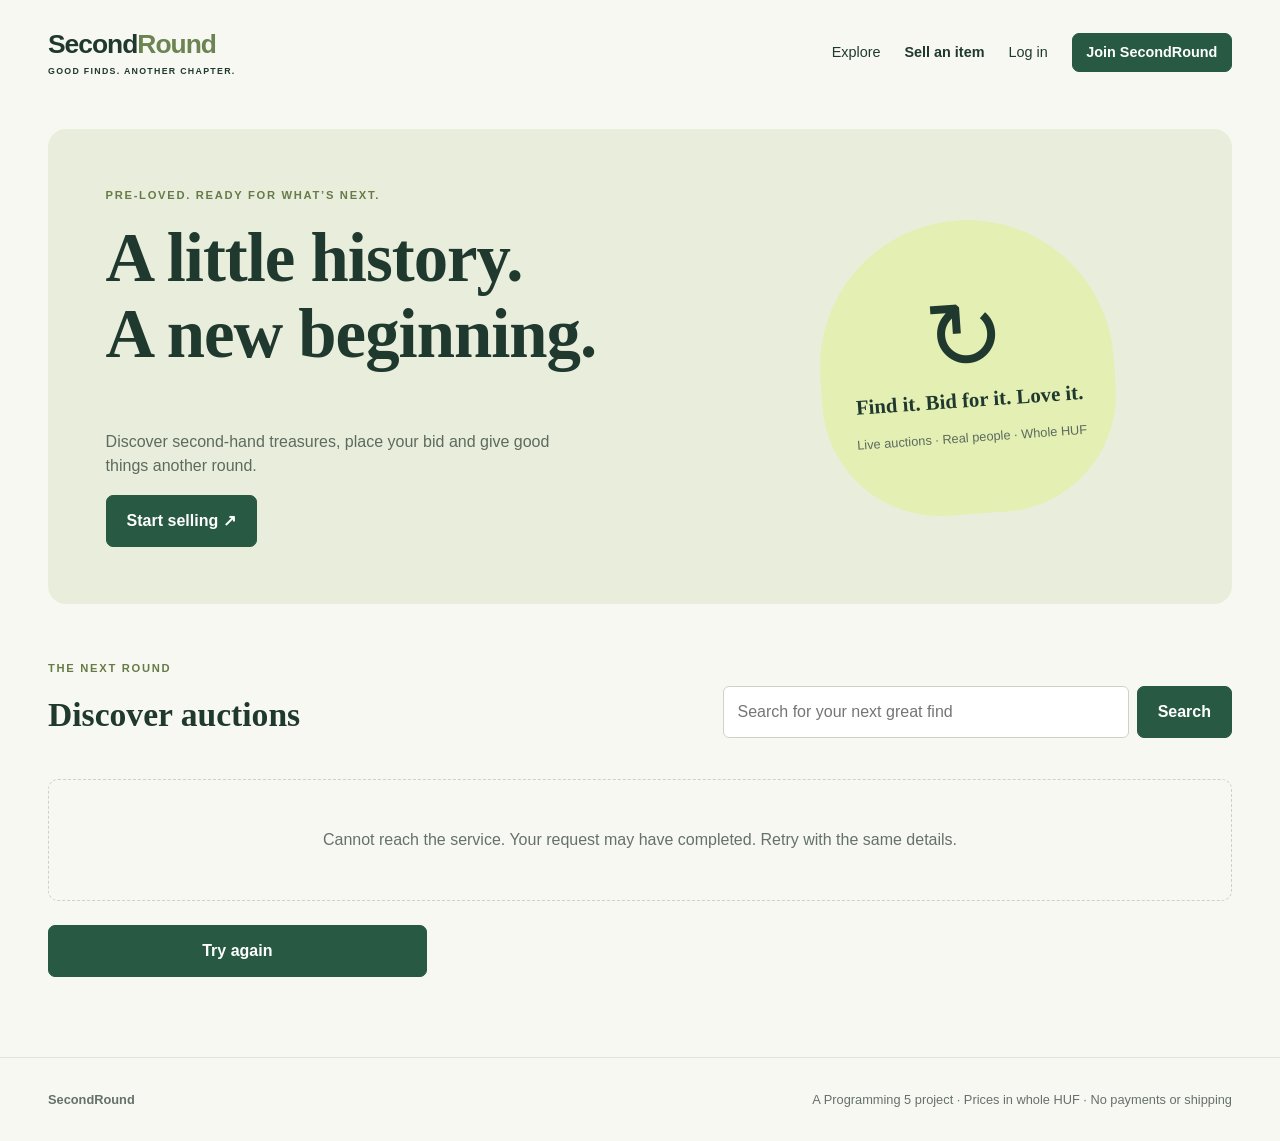
<file: client/index.html>
<!doctype html>
<html lang="en">
<head>
  <meta charset="UTF-8">
  <meta name="viewport" content="width=device-width, initial-scale=1.0">
  <meta name="referrer" content="no-referrer">
  <meta http-equiv="Content-Security-Policy" content="default-src 'self'; script-src 'self'; style-src 'self'; img-src 'self' https: http:; connect-src 'self' http://localhost:8081 http://localhost:8082 http://localhost:8083 ws://localhost:8084; object-src 'none'; base-uri 'none'">
  <title>SecondRound — Second-hand auctions</title>
  <link rel="stylesheet" href="styles.css">
  <script type="module" src="app.js"></script>
</head>
<body>
  <header><a class="brand" href="#/">Second<span>Round</span><small>GOOD FINDS. ANOTHER CHAPTER.</small></a><nav id="nav" aria-label="Main navigation"></nav></header>
  <main id="app" tabindex="-1"><p>Loading auctions…</p></main>
  <footer><strong>SecondRound</strong><span>A Programming 5 project · Prices in whole HUF · No payments or shipping</span></footer>
</body>
</html>
</file>
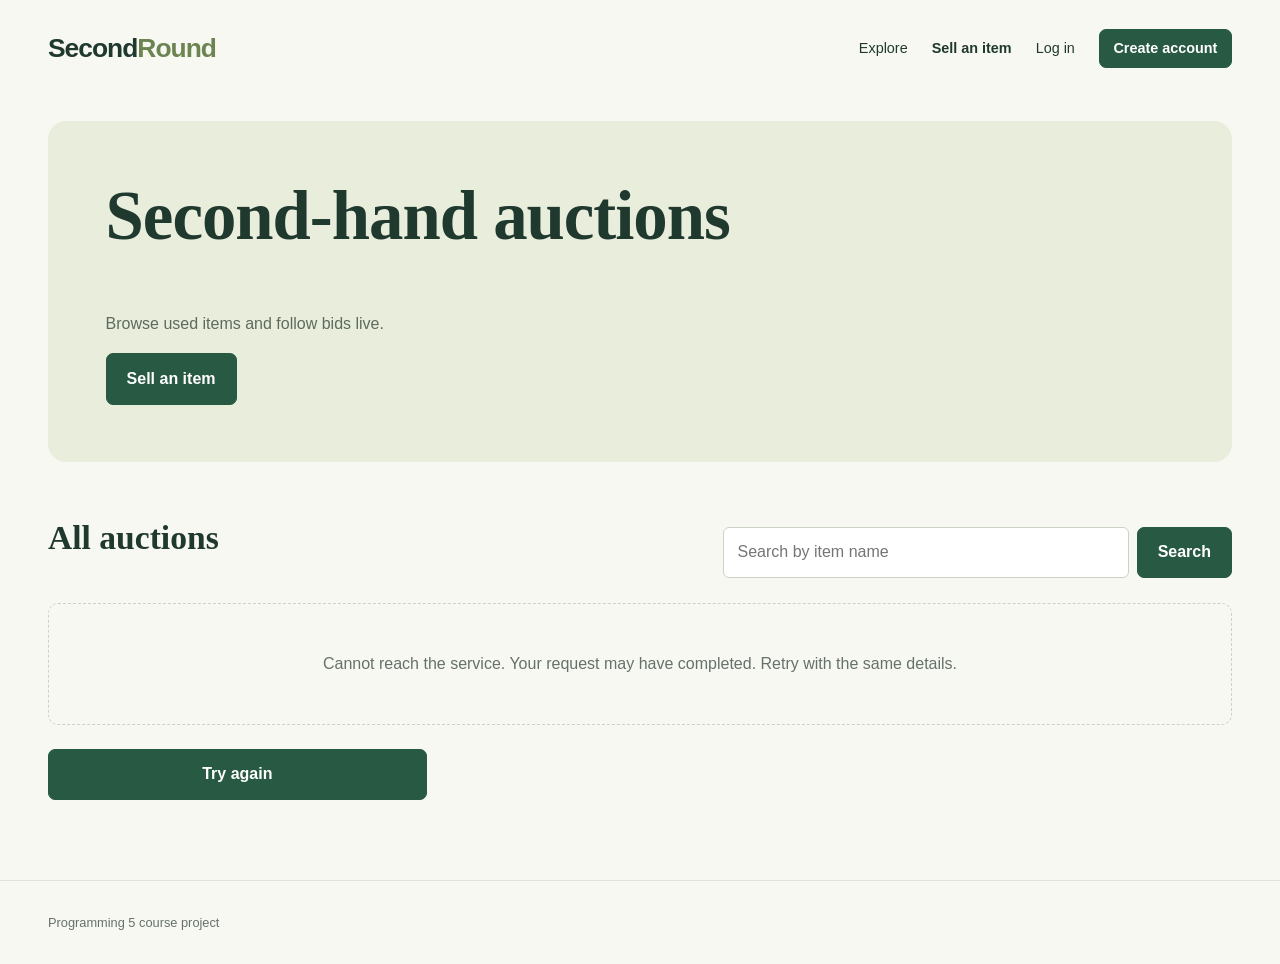
<file: project/client/index.html>
<!doctype html>
<html lang="en">
<head>
  <meta charset="UTF-8">
  <meta name="viewport" content="width=device-width, initial-scale=1.0">
  <meta name="referrer" content="no-referrer">
  <meta http-equiv="Content-Security-Policy" content="default-src 'self'; script-src 'self'; style-src 'self'; img-src 'self' https: http:; connect-src 'self' http://localhost:8081 http://localhost:8082 http://localhost:8083 ws://localhost:8084; object-src 'none'; base-uri 'none'">
  <title>SecondRound — Second-hand auctions</title>
  <link rel="stylesheet" href="styles.css">
  <script type="module" src="app.js"></script>
</head>
<body>
  <header><a class="brand" href="#/">Second<span>Round</span></a><nav id="nav" aria-label="Main navigation"></nav></header>
  <main id="app" tabindex="-1"><p>Loading auctions…</p></main>
  <footer>Programming 5 course project</footer>
</body>
</html>
</file>
<file: client/styles.css>
[hidden]{display:none!important}
:root{--ink:#20392f;--muted:#65716b;--green:#285a43;--lime:#e4efb4;--paper:#f8f8f2;--line:#dfe4d9;--error:#a73328;font-family:Inter,-apple-system,BlinkMacSystemFont,"Segoe UI",sans-serif;color:var(--ink);background:var(--paper);line-height:1.5}
*{box-sizing:border-box}body{margin:0}a{color:inherit;text-decoration:none}a:hover{text-decoration:underline}button,input,textarea{font:inherit}button,.button{display:inline-flex;align-items:center;justify-content:center;gap:.5rem;background:var(--green);color:white;border:1px solid var(--green);border-radius:7px;padding:.8rem 1.25rem;font-weight:600;cursor:pointer;text-decoration:none}button:hover,.button:hover{background:#1d4332;text-decoration:none}button:disabled{opacity:.5;cursor:default}button.small,.small{padding:.5rem .85rem;font-size:.9rem}.secondary,.text-button{background:transparent;color:var(--green);border:1px solid var(--line)}.secondary:hover,.text-button:hover{background:#edf0e5}.text-button{border:0;padding:.5rem}header{max-width:1320px;margin:auto;padding:1.8rem 3rem;display:flex;align-items:center;justify-content:space-between;gap:2rem}.brand{font-size:1.65rem;letter-spacing:-1px;font-weight:800;line-height:1.15}.brand span{color:#6b8451}.brand small{display:block;font-size:.55rem;letter-spacing:1.3px;margin-top:.45rem}nav{display:flex;gap:1.5rem;align-items:center;font-size:.9rem}nav .nav-sell{font-weight:700}.user-name{max-width:110px;overflow:hidden;text-overflow:ellipsis;white-space:nowrap}main{max-width:1320px;padding:1rem 3rem 5rem;margin:auto;min-height:75vh}h1,h2,h3,p{margin-top:0}h1{font-family:Georgia,serif;font-size:2.8rem;line-height:1.1;letter-spacing:-1px}h2{font-family:Georgia,serif;font-size:2.1rem;line-height:1.2}h3{font-size:1.15rem;line-height:1.4}p{margin-bottom:1.1rem}.eyebrow{font-size:.7rem;letter-spacing:1.7px;font-weight:700;color:#667b47}.hero{display:grid;grid-template-columns:1.5fr 1fr;gap:2rem;border-radius:18px;padding:3.6rem;background:#e9eddc;margin:.5rem 0 3.5rem}.hero h1{font-size:4.3rem;white-space:pre-line}.hero p:not(.eyebrow){max-width:450px;color:#5c6b5e}.hero-note{align-self:center;text-align:center;transform:rotate(-4deg);background:var(--lime);padding:2rem;border-radius:50% 50% 40% 40%;aspect-ratio:1;max-width:300px;justify-self:center;display:flex;flex-direction:column;justify-content:center}.hero-note>span{font-size:6rem;line-height:1}.hero-note strong{font-family:Georgia,serif;font-size:1.3rem}.hero-note p{font-size:.8rem;margin:.8rem 0 0}.section-title{display:flex;justify-content:space-between;align-items:center;gap:2rem;margin-bottom:1rem}.search{display:flex;gap:.5rem;width:43%}.search input{min-width:0}.grid{display:grid;grid-template-columns:repeat(3,minmax(0,1fr));gap:1.5rem}.card{background:white;border:1px solid var(--line);border-radius:12px;overflow:hidden;transition:transform .18s}.card:hover{transform:translateY(-4px);text-decoration:none;box-shadow:0 8px 24px #213f3010}.card-image{aspect-ratio:4/3;position:relative;background:#e5e8df;display:grid;place-items:center}.card-image img{width:100%;height:100%;object-fit:cover}.card-image .badge{position:absolute;left:1rem;top:1rem}.badge{display:inline-block;width:fit-content;border-radius:4px;background:#e9eedf;padding:.3rem .6rem;font-size:.65rem;font-weight:800;letter-spacing:1px}.badge.active{background:var(--lime)}.badge.ended{background:#eeebe3}.badge.failed{background:#fbe0db}.card-body{padding:1.25rem}.card-body h3{margin-bottom:.5rem}.muted{color:var(--muted);font-size:.9rem}.card-price{display:flex;align-items:center;justify-content:space-between;border-top:1px solid var(--line);padding-top:1rem}.card-price strong{font-size:1.15rem}.card-price span{font-size:.75rem;color:var(--muted)}.panel{background:white;border:1px solid var(--line);border-radius:12px;padding:2rem}.auth{max-width:480px;margin:2rem auto}.auth h1{font-size:2.5rem}.auth>button{width:100%;margin-bottom:1rem}.sell{max-width:760px;margin:1.5rem auto}.sell>button{margin-right:1rem}label{display:flex;flex-direction:column;gap:.4rem;font-size:.85rem;font-weight:600;margin-bottom:1rem}input,textarea{width:100%;padding:.75rem .85rem;border:1px solid #cbd3c4;border-radius:6px;color:var(--ink);background:white;outline-offset:3px}input:focus,textarea:focus{outline:2px solid #729255}input[readonly],textarea[readonly]{background:#f5f5ef;color:var(--muted)}fieldset{border:0;padding:0;margin:1.5rem 0 2rem}legend{font-weight:700;border-bottom:1px solid var(--line);width:100%;padding-bottom:.6rem;margin-bottom:1rem}.two-cols{display:grid;grid-template-columns:1fr 1fr;gap:1rem}.notice{padding:.75rem;border-radius:6px;font-size:.9rem}.error{background:#fff0ec;color:var(--error)}.success{background:#edf5e4;color:var(--green)}.empty{grid-column:1/-1;text-align:center;padding:3rem;color:var(--muted);border:1px dashed #cbd3c4;border-radius:10px}.pager{display:flex;justify-content:center;align-items:center;gap:1.5rem;margin-top:2rem;font-size:.9rem}.detail{display:grid;grid-template-columns:1fr 1fr;gap:3rem;margin:1.5rem 0 2rem}.detail-media{background:#e7eadf;border-radius:14px;overflow:hidden;align-self:start;aspect-ratio:1}.detail-media img{width:100%;height:100%;object-fit:contain}.detail-panel h1{margin:1rem 0 2rem}.detail-top{display:flex;justify-content:space-between;align-items:center;gap:1rem}.connection{font-size:.75rem;color:var(--muted)}.big-price{font-size:2.7rem;letter-spacing:-1px}.detail-panel .eyebrow{margin-bottom:0}.countdown{padding:1rem 0;border-bottom:1px solid var(--line);font-weight:600}.result{font-weight:600}.bid-form{display:grid;grid-template-columns:1fr auto;gap:1rem;align-items:end}.bid-form label{margin:0}.bid-form>p{grid-column:1/-1}.description{white-space:pre-wrap;margin-top:1.5rem;padding-top:1rem;border-top:1px solid var(--line)}.history-panel{max-width:900px}.bid-history{list-style:none;padding:0;margin:0 0 1rem}.bid-history li{display:grid;grid-template-columns:1fr auto 1fr;gap:1rem;padding:1rem 0;border-bottom:1px solid var(--line);font-size:.9rem}.bid-history time{text-align:right;font-size:.8rem;color:var(--muted)}.tabs{display:flex;gap:.75rem;margin-bottom:2rem;flex-wrap:wrap}.item-editor img{width:100%;height:160px;object-fit:cover;margin-bottom:1rem;border-radius:8px}footer{max-width:1320px;padding:2rem 3rem;margin:auto;display:flex;justify-content:space-between;gap:1rem;border-top:1px solid var(--line);font-size:.8rem;color:var(--muted)}
@media(max-width:1000px){header{padding:1.5rem 2rem;align-items:flex-start}nav{gap:.75rem;flex-wrap:wrap;justify-content:flex-end}.user-name{display:none}main{padding:1rem 2rem 3rem}.hero{padding:2.5rem}.hero h1{font-size:3.4rem}.hero-note{max-width:240px}.grid{grid-template-columns:repeat(2,minmax(0,1fr))}.detail{gap:1.5rem}.big-price{font-size:2rem}.bid-form{grid-template-columns:1fr}.bid-form>p{grid-column:auto}footer{padding:2rem}}
@media(max-width:650px){header{padding:1.2rem;flex-direction:column;gap:1rem}.brand{font-size:1.5rem}nav{width:100%;justify-content:flex-start;gap:1rem;font-size:.8rem}main{padding:.5rem 1.2rem 3rem}.hero{grid-template-columns:1fr;padding:2rem 1.5rem;gap:1rem;margin-bottom:2rem}.hero h1{font-size:2.9rem}.hero-note{display:none}.section-title{align-items:stretch;flex-direction:column;gap:0}.search{width:100%;margin-bottom:1rem}.grid{grid-template-columns:1fr}.card-image{aspect-ratio:16/10}.auth,.panel{padding:1.5rem}h1{font-size:2.4rem}.two-cols{grid-template-columns:1fr;gap:0}.detail{grid-template-columns:1fr}.detail-media{aspect-ratio:4/3}.detail-panel h1{margin-bottom:1.5rem}.bid-form{grid-template-columns:1fr auto}.bid-form>p{grid-column:1/-1}.bid-history li{grid-template-columns:1fr auto}.bid-history time{grid-column:1/-1;text-align:left}.pager{gap:.75rem;font-size:.75rem}.pager button{padding:.6rem}.tabs{gap:.4rem}footer{padding:1.5rem 1.2rem;flex-direction:column}}
</file>
<file: project/client/styles.css>
[hidden]{display:none!important}
:root{--ink:#20392f;--muted:#65716b;--green:#285a43;--lime:#e4efb4;--paper:#f8f8f2;--line:#dfe4d9;--error:#a73328;font-family:Inter,-apple-system,BlinkMacSystemFont,"Segoe UI",sans-serif;color:var(--ink);background:var(--paper);line-height:1.5}
*{box-sizing:border-box}body{margin:0}a{color:inherit;text-decoration:none}a:hover{text-decoration:underline}button,input,textarea{font:inherit}button,.button{display:inline-flex;align-items:center;justify-content:center;gap:.5rem;background:var(--green);color:white;border:1px solid var(--green);border-radius:7px;padding:.8rem 1.25rem;font-weight:600;cursor:pointer;text-decoration:none}button:hover,.button:hover{background:#1d4332;text-decoration:none}button:disabled{opacity:.5;cursor:default}button.small,.small{padding:.5rem .85rem;font-size:.9rem}.secondary,.text-button{background:transparent;color:var(--green);border:1px solid var(--line)}.secondary:hover,.text-button:hover{background:#edf0e5}.text-button{border:0;padding:.5rem}header{max-width:1320px;margin:auto;padding:1.8rem 3rem;display:flex;align-items:center;justify-content:space-between;gap:2rem}.brand{font-size:1.65rem;letter-spacing:-1px;font-weight:800;line-height:1.15}.brand span{color:#6b8451}nav{display:flex;gap:1.5rem;align-items:center;font-size:.9rem}nav .nav-sell{font-weight:700}.user-name{max-width:110px;overflow:hidden;text-overflow:ellipsis;white-space:nowrap}main{max-width:1320px;padding:1rem 3rem 5rem;margin:auto;min-height:75vh}h1,h2,h3,p{margin-top:0}h1{font-family:Georgia,serif;font-size:2.8rem;line-height:1.1;letter-spacing:-1px}h2{font-family:Georgia,serif;font-size:2.1rem;line-height:1.2}h3{font-size:1.15rem;line-height:1.4}p{margin-bottom:1.1rem}.eyebrow{font-size:.7rem;letter-spacing:1.7px;font-weight:700;color:#667b47}.hero{border-radius:18px;padding:3.6rem;background:#e9eddc;margin:.5rem 0 3.5rem}.hero h1{font-size:4.3rem}.hero p{max-width:450px;color:#5c6b5e}.section-title{display:flex;justify-content:space-between;align-items:center;gap:2rem;margin-bottom:1rem}.search{display:flex;gap:.5rem;width:43%}.search input{min-width:0}.grid{display:grid;grid-template-columns:repeat(3,minmax(0,1fr));gap:1.5rem}.card{background:white;border:1px solid var(--line);border-radius:12px;overflow:hidden;transition:transform .18s}.card:hover{transform:translateY(-4px);text-decoration:none;box-shadow:0 8px 24px #213f3010}.card-image{aspect-ratio:4/3;position:relative;background:#e5e8df;display:grid;place-items:center}.card-image img{width:100%;height:100%;object-fit:cover}.card-image .badge{position:absolute;left:1rem;top:1rem}.badge{display:inline-block;width:fit-content;border-radius:4px;background:#e9eedf;padding:.3rem .6rem;font-size:.65rem;font-weight:800;letter-spacing:1px}.badge.active{background:var(--lime)}.badge.ended{background:#eeebe3}.badge.failed{background:#fbe0db}.card-body{padding:1.25rem}.card-body h3{margin-bottom:.5rem}.muted{color:var(--muted);font-size:.9rem}.card-price{display:flex;align-items:center;justify-content:space-between;border-top:1px solid var(--line);padding-top:1rem}.card-price strong{font-size:1.15rem}.card-price span{font-size:.75rem;color:var(--muted)}.panel{background:white;border:1px solid var(--line);border-radius:12px;padding:2rem}.auth{max-width:480px;margin:2rem auto}.auth h1{font-size:2.5rem}.auth>button{width:100%;margin-bottom:1rem}.sell{max-width:760px;margin:1.5rem auto}.sell>button{margin-right:1rem}label{display:flex;flex-direction:column;gap:.4rem;font-size:.85rem;font-weight:600;margin-bottom:1rem}input,textarea{width:100%;padding:.75rem .85rem;border:1px solid #cbd3c4;border-radius:6px;color:var(--ink);background:white;outline-offset:3px}input:focus,textarea:focus{outline:2px solid #729255}input[readonly],textarea[readonly]{background:#f5f5ef;color:var(--muted)}fieldset{border:0;padding:0;margin:1.5rem 0 2rem}legend{font-weight:700;border-bottom:1px solid var(--line);width:100%;padding-bottom:.6rem;margin-bottom:1rem}.two-cols{display:grid;grid-template-columns:1fr 1fr;gap:1rem}.notice{padding:.75rem;border-radius:6px;font-size:.9rem}.error{background:#fff0ec;color:var(--error)}.success{background:#edf5e4;color:var(--green)}.empty{grid-column:1/-1;text-align:center;padding:3rem;color:var(--muted);border:1px dashed #cbd3c4;border-radius:10px}.pager{display:flex;justify-content:center;align-items:center;gap:1.5rem;margin-top:2rem;font-size:.9rem}.detail{display:grid;grid-template-columns:1fr 1fr;gap:3rem;margin:1.5rem 0 2rem}.detail-media{background:#e7eadf;border-radius:14px;overflow:hidden;align-self:start;aspect-ratio:1}.detail-media img{width:100%;height:100%;object-fit:contain}.detail-panel h1{margin:1rem 0 2rem}.detail-top{display:flex;justify-content:space-between;align-items:center;gap:1rem}.connection{font-size:.75rem;color:var(--muted)}.big-price{font-size:2.7rem;letter-spacing:-1px}.detail-panel .eyebrow{margin-bottom:0}.countdown{padding:1rem 0;border-bottom:1px solid var(--line);font-weight:600}.result{font-weight:600}.bid-form{display:grid;grid-template-columns:1fr auto;gap:1rem;align-items:end}.bid-form label{margin:0}.bid-form>p{grid-column:1/-1}.description{white-space:pre-wrap;margin-top:1.5rem;padding-top:1rem;border-top:1px solid var(--line)}.history-panel{max-width:900px}.bid-history{list-style:none;padding:0;margin:0 0 1rem}.bid-history li{display:grid;grid-template-columns:1fr auto 1fr;gap:1rem;padding:1rem 0;border-bottom:1px solid var(--line);font-size:.9rem}.bid-history time{text-align:right;font-size:.8rem;color:var(--muted)}.tabs{display:flex;gap:.75rem;margin-bottom:2rem;flex-wrap:wrap}.item-editor img{width:100%;height:160px;object-fit:cover;margin-bottom:1rem;border-radius:8px}footer{max-width:1320px;padding:2rem 3rem;margin:auto;display:flex;justify-content:space-between;gap:1rem;border-top:1px solid var(--line);font-size:.8rem;color:var(--muted)}
@media(max-width:1000px){header{padding:1.5rem 2rem;align-items:flex-start}nav{gap:.75rem;flex-wrap:wrap;justify-content:flex-end}.user-name{display:none}main{padding:1rem 2rem 3rem}.hero{padding:2.5rem}.hero h1{font-size:3.4rem}.grid{grid-template-columns:repeat(2,minmax(0,1fr))}.detail{gap:1.5rem}.big-price{font-size:2rem}.bid-form{grid-template-columns:1fr}.bid-form>p{grid-column:auto}footer{padding:2rem}}
@media(max-width:650px){header{padding:1.2rem;flex-direction:column;gap:1rem}.brand{font-size:1.5rem}nav{width:100%;justify-content:flex-start;gap:1rem;font-size:.8rem}main{padding:.5rem 1.2rem 3rem}.hero{padding:2rem 1.5rem;margin-bottom:2rem}.hero h1{font-size:2.9rem}.section-title{align-items:stretch;flex-direction:column;gap:0}.search{width:100%;margin-bottom:1rem}.grid{grid-template-columns:1fr}.card-image{aspect-ratio:16/10}.auth,.panel{padding:1.5rem}h1{font-size:2.4rem}.two-cols{grid-template-columns:1fr;gap:0}.detail{grid-template-columns:1fr}.detail-media{aspect-ratio:4/3}.detail-panel h1{margin-bottom:1.5rem}.bid-form{grid-template-columns:1fr auto}.bid-form>p{grid-column:1/-1}.bid-history li{grid-template-columns:1fr auto}.bid-history time{grid-column:1/-1;text-align:left}.pager{gap:.75rem;font-size:.75rem}.pager button{padding:.6rem}.tabs{gap:.4rem}footer{padding:1.5rem 1.2rem;flex-direction:column}}
</file>
